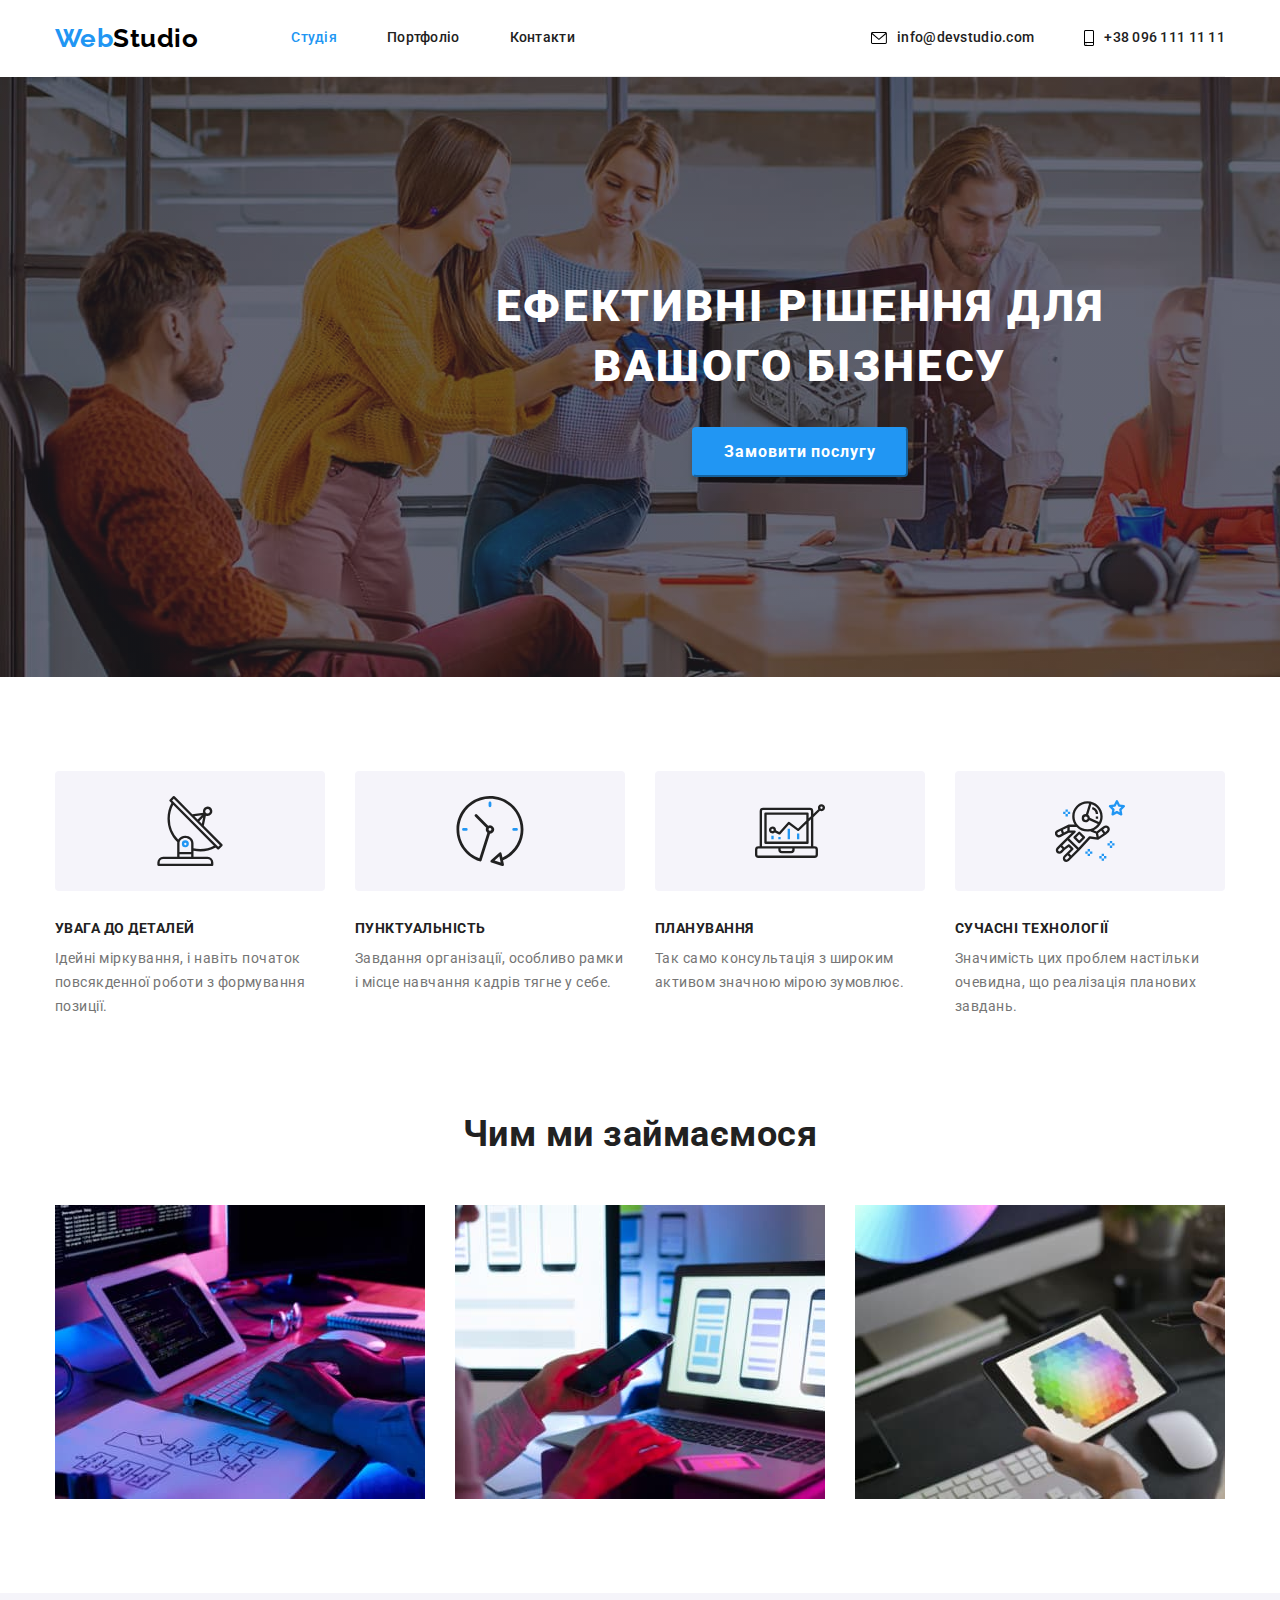
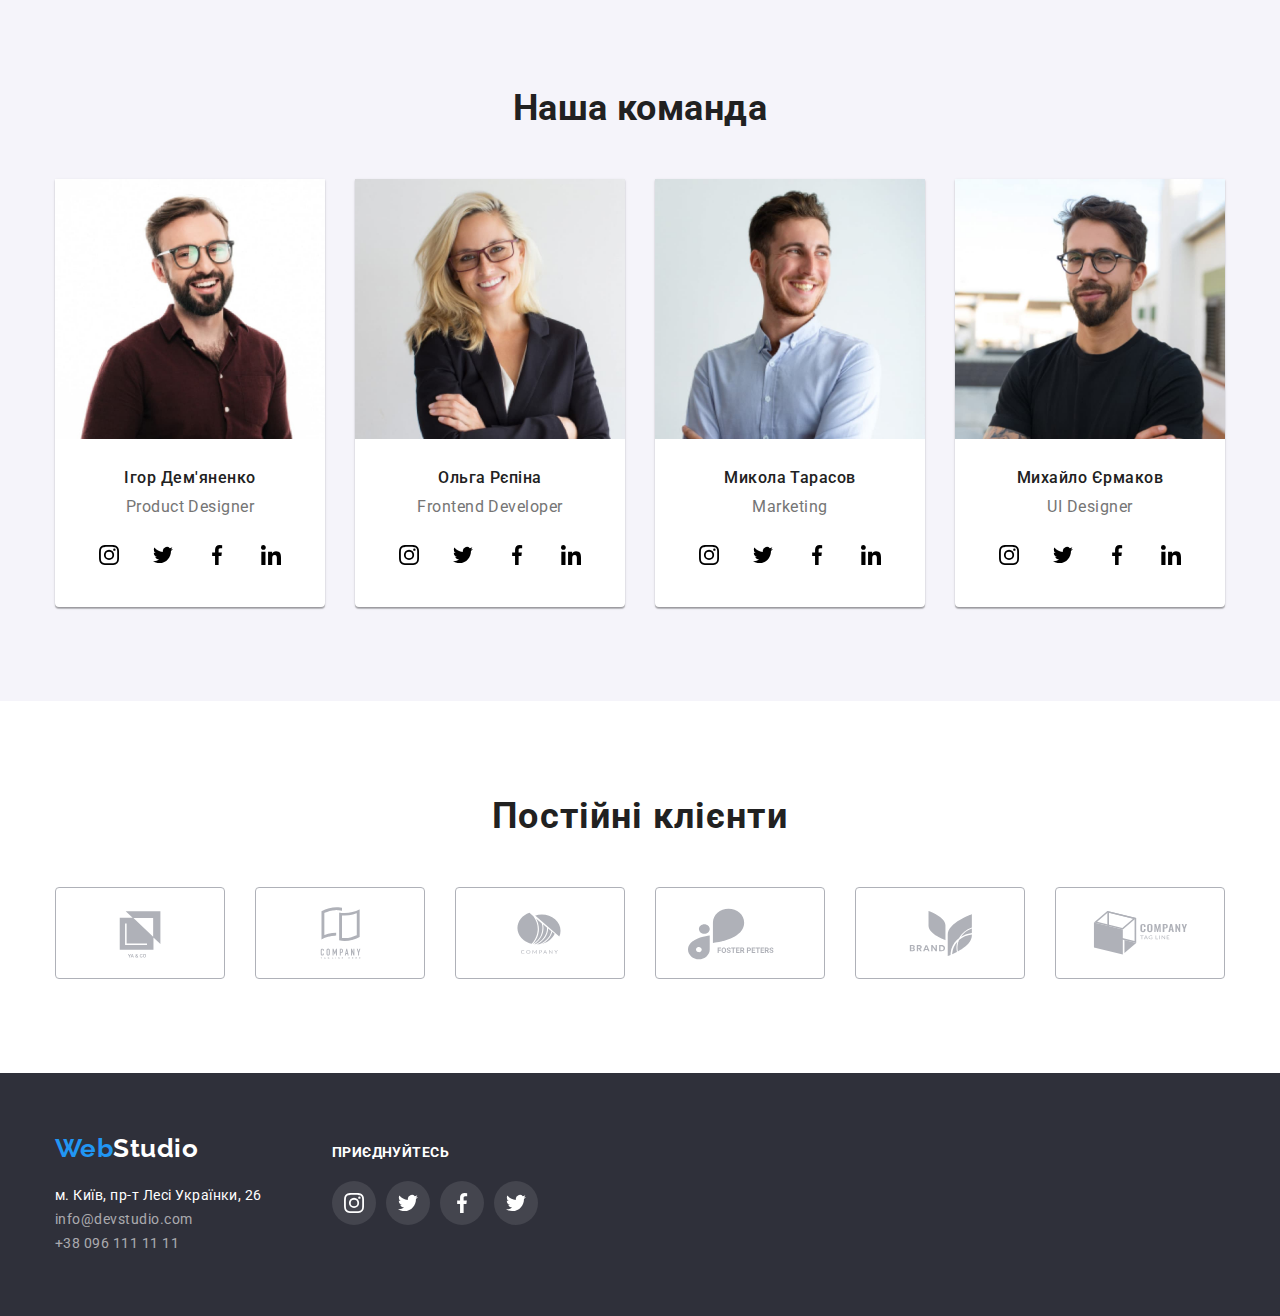
<file: index.html>
<!DOCTYPE html>
<html lang="uk">
  <head>
    <meta charset="UTF-8" />
    <meta http-equiv="X-UA-Compatible" content="IE=edge" />
    <meta name="viewport" content="width=device-width, initial-scale=1.0" />
    <title>WebStudio</title>
    <link rel="preconnect" href="https://fonts.googleapis.com" />
    <link rel="preconnect" href="https://fonts.gstatic.com" crossorigin />
    <link
      href="https://fonts.googleapis.com/css2?family=Raleway:wght@700&family=Roboto:wght@400;500;700;900&display=swap"
      rel="stylesheet"
    />
    <link
      rel="stylesheet"
      href="https://cdnjs.cloudflare.com/ajax/libs/modern-normalize/1.1.0/modern-normalize.min.css"
    />
    <link rel="stylesheet" href="./css/styles.css" />
  </head>
  <body>
    <header>
      <div class="container">
        <nav class="main-nav">
          <a href="./index.html" class="logo"> <span class="logo-blue">Web</span>Studio </a>
          <ul class="site-nav-list pages">
            <li class="item"><a href="" class="link current">Студія</a></li>
            <li class="item"><a href="./portfolio.html" class="link">Портфоліо</a></li>
            <li class="item"><a href="" class="link">Контакти</a></li>
          </ul>
          <ul class="site-nav-list contacts">
            <li class="item">
                <a href="mailto:info@devstudio.com" class="contact">
                  <svg width="16" height="12" class="header_icon">
                  <use href="./images/icons.svg#icon-envelope"></use></svg>info@devstudio.com</a>
      
            </li>
            <li class="item"><a href="tel:+380961111111" class="contact">
              <svg width="10" height="16" class="header_icon">
                <use href="./images/icons.svg#icon-smartphone"></use></svg>+38 096 111 11 11</a></li>
          </ul>
        </nav>
      </div>
    </header>
    <main>
      <!-- Герой -->
      <section class="hero">
        <div class="container sec-hero">
          <h1 class="hero-title">Ефективні рішення для вашого бізнесу</h1>
          <button type="button" class="button primary">Замовити послугу</button>
        </div>
      </section>

      <section class="sec1">
        <div class="container">
          <h2 class="visually-hidden">Наші переваги</h2>
          <ul class="feature-list">
            <li class="feature-name icon-antenna">
              <div class="thumb">
                <svg width="70" height="70" class="feature_icons">
                <use href="./images/icons.svg#icon-antenna"></use>
              </svg>
            </div>
              <h3 class="title">Увага до деталей</h3>
              <p>Ідейні міркування, і навіть початок повсякденної роботи з формування позиції.</p>
            </li>
            <li class="feature-name icon-clock">
              <div class="thumb">
                <svg width="70" height="70" class="feature_icons">
                  <use href="./images/icons.svg#icon-clock"></use>
                </svg>
              </div>
              <h3 class="title">Пунктуальність</h3>
              <p>Завдання організації, особливо рамки і місце навчання кадрів тягне у себе.</p>
            </li>
            <li class="feature-name icon-diagram">
              <div class="thumb">
                <svg width="70" height="70" class="feature_icons">
                  <use href="./images/icons.svg#icon-diagram"></use>
                </svg>
              </div>
              <h3 class="title">Планування</h3>
              <p>Так само консультація з широким активом значною мірою зумовлює.</p>
            </li>
            <li class="feature-name icon-astronaut">
              <div class="thumb">
                <svg width="70" height="70" class="feature_icons">
                  <use href="./images/icons.svg#icon-astronaut"></use>
                </svg>
              </div>
              <h3 class="title">Сучасні технології</h3>
              <p>Значимість цих проблем настільки очевидна, що реалізація планових завдань.</p>
            </li>
          </ul>
        </div>
      </section>

      <section class="sec2">
        <div class="container">
          <h2 class="section-work">Чим ми займаємося</h2>
          <ul class="work-list">
            <li class="work-item">
              <img
                src="./images/our_work_1.jpg"
                alt="Планування архітектури проекту"
                width="370"
                height="294"
              />
            </li>
            <li class="work-item">
              <img src="./images/our_work_2.jpg" alt="Розробка дизайну" width="370" height="294" />
            </li>
            <li class="work-item">
              <img
                src="./images/our_work_3.jpg"
                alt="Підбір найкращих колірних рішень"
                width="370"
                height="294"
              />
            </li>
          </ul>
        </div>
      </section>

      <section class="sec3">
        <div class="container">
          <h2 class="section-team">Наша команда</h2>
          <ul class="section-team-list">
            <li class="person">
              <img
                src="./images/team_card_1.jpg"
                alt="Фото Ігор Дем'яненко"
                width="270"
                height="260"
              />
              <div class="person-content">
                <h3 class="title">Ігор Дем'яненко</h3>
                <p class="profession">Product Designer</p>
                <ul class="person-soc-list">
                  <li class="person-soc-items">
                    <a href="#" class="person-soc-link link">
                      <svg width="20" height="20" class="soc_icons">
                        <use href="./images/icons.svg#icon-instagram"></use>
                      </svg>
                    </a>
                  </li>
                  <li class="person-soc-items">
                    <a href="#" class="person-soc-link link">
                      <svg width="20" height="20" class="soc_icons">
                        <use href="./images/icons.svg#icon-twitter"></use></svg>
                      </a>
                  </li>
                  <li class="person-soc-items"><a href="#" class="person-soc-link link">
                    <svg width="20" height="20" class="soc_icons">
                      <use href="./images/icons.svg#icon-facebook"></use></svg>
                  </a></li>
                  <li class="person-soc-items"><a href="#" class="person-soc-link link">
                    <svg width="20" height="20" class="soc_icons">
                      <use href="./images/icons.svg#icon-linkedin"></use></svg>
                  </a></li>
                </ul>
              </div>
            </li>
            <li class="person">
              <img
                src="./images/team_card_2.jpg"
                alt="Фото Ольга Рєпіна"
                width="270"
                height="260"
              />
              <div class="person-content">
                <h3 class="title">Ольга Рєпіна</h3>
                <p class="profession">Frontend Developer</p>
                <ul class="person-soc-list">
                  <li class="person-soc-items">
                    <a href="#" class="person-soc-link link">
                      <svg width="20" height="20" class="soc_icons">
                        <use href="./images/icons.svg#icon-instagram"></use>
                      </svg>
                    </a>
                  </li>
                  <li class="person-soc-items">
                    <a href="#" class="person-soc-link link">
                      <svg width="20" height="20" class="soc_icons">
                        <use href="./images/icons.svg#icon-twitter"></use></svg>
                      </a>
                  </li>
                  <li class="person-soc-items"><a href="#" class="person-soc-link link">
                    <svg width="20" height="20" class="soc_icons">
                      <use href="./images/icons.svg#icon-facebook"></use></svg>
                  </a></li>
                  <li class="person-soc-items"><a href="#" class="person-soc-link link">
                    <svg width="20" height="20" class="soc_icons">
                      <use href="./images/icons.svg#icon-linkedin"></use></svg>
                  </a></li>
                </ul>
              </div>
            </li>
            <li class="person">
              <img
                src="./images/team_card_3.jpg"
                alt="Фото Микола Тарасов"
                width="270"
                height="260"
              />
              <div class="person-content">
                <h3 class="title">Микола Тарасов</h3>
                <p class="profession">Marketing</p>
                <ul class="person-soc-list">
                  <li class="person-soc-items">
                    <a href="#" class="person-soc-link link">
                      <svg width="20" height="20" class="soc_icons">
                        <use href="./images/icons.svg#icon-instagram"></use>
                      </svg>
                    </a>
                  </li>
                  <li class="person-soc-items">
                    <a href="#" class="person-soc-link link">
                      <svg width="20" height="20" class="soc_icons">
                        <use href="./images/icons.svg#icon-twitter"></use></svg>
                      </a>
                  </li>
                  <li class="person-soc-items"><a href="#" class="person-soc-link link">
                    <svg width="20" height="20" class="soc_icons">
                      <use href="./images/icons.svg#icon-facebook"></use></svg>
                  </a></li>
                  <li class="person-soc-items"><a href="#" class="person-soc-link link">
                    <svg width="20" height="20" class="soc_icons">
                      <use href="./images/icons.svg#icon-linkedin"></use></svg>
                  </a></li>
                </ul>
              </div>
            </li>
            <li class="person">
              <img
                src="./images/team_card_4.jpg"
                alt="Фото Михайло Єрмаков"
                width="270"
                height="260"
              />
              <div class="person-content">
                <h3 class="title">Михайло Єрмаков</h3>
                <p class="profession">UI Designer</p>
                <ul class="person-soc-list">
                  <li class="person-soc-items">
                    <a href="#" class="person-soc-link link">
                      <svg width="20" height="20" class="soc_icons">
                        <use href="./images/icons.svg#icon-instagram"></use>
                      </svg>
                    </a>
                  </li>
                  <li class="person-soc-items">
                    <a href="#" class="person-soc-link link">
                      <svg width="20" height="20" class="soc_icons">
                        <use href="./images/icons.svg#icon-twitter"></use></svg>
                      </a>
                  </li>
                  <li class="person-soc-items"><a href="#" class="person-soc-link link">
                    <svg width="20" height="20" class="soc_icons">
                      <use href="./images/icons.svg#icon-facebook"></use></svg>
                  </a></li>
                  <li class="person-soc-items"><a href="#" class="person-soc-link link">
                    <svg width="20" height="20" class="soc_icons">
                      <use href="./images/icons.svg#icon-linkedin"></use></svg>
                  </a></li>
                </ul>
              </div>
            </li>
          </ul>
        </div>
      </section>
      <section class="sec-customers">
        <div class="container">
          <h2 class="customers-title">Постійні клієнти</h2>
          <ul class="customers-list">
            <li class="customers-item">
              <a href="" class="customers-item-box">
                <svg width="106" height="60" class="customers_icons">
                  <use href="./images/icons.svg#icon-logo1"></use></svg>
              </a>
            </li>
            <li class="customers-item">
              <a href="" class="customers-item-box">
                <svg width="106" height="60" class="customers_icons">
                  <use href="./images/icons.svg#icon-logo2"></use></svg>
              </a>
            </li>
            <li class="customers-item">
              <a href="" class="customers-item-box">
                <svg width="106" height="60" class="customers_icons">
                  <use href="./images/icons.svg#icon-logo3"></use></svg>
              </a>
            </li>
            <li class="customers-item">
              <a href="" class="customers-item-box">
                <svg width="106" height="60" class="customers_icons">
                  <use href="./images/icons.svg#icon-logo4"></use></svg>
              </a>
            </li>
            <li class="customers-item">
              <a href="" class="customers-item-box">
                <svg width="106" height="60" class="customers_icons">
                  <use href="./images/icons.svg#icon-logo5"></use></svg>
              </a>
            </li>
            <li class="customers-item">
              <a href="" class="customers-item-box">
                <svg width="106" height="60" class="customers_icons">
                  <use href="./images/icons.svg#icon-logo6"></use></svg>
              </a>
            </li>
      
          </ul>
        </div>
      </section>
    </main>
    <footer>
      <section class="footer-section-address">
        <div class="container container-footer">
          <div class="address-footer">
            <a href="./index.html" class="footer-logo">
              <span class="footer-logo-blue">Web</span>Studio
            </a>
            <address>
              <ul class="footer-address-list">
                <li>
                  <a
                    href="https://goo.gl/maps/oqx8ePhRrZRqefAk6"
                    target="_blank"
                    rel="noopener noreferrer nofollow"
                    class="footer-address-link"
                  >
                    м. Київ, пр-т Лесі Українки, 26
                  </a>
                </li>
                <li>
                  <a href="mailto:info@devstudio.com" class="footer-contacts">info@devstudio.com</a>
                </li>
                <li><a href="tel:+380961111111" class="footer-contacts">+38 096 111 11 11</a></li>
              </ul>
            </address>
          </div>
          <div class="join">
            <h3 class="join-title">приєднуйтесь</h3>
            <ul class="join-list">
              <li class="join-item"><a href="" class="join-button">
                <svg width="20" height="20" class="join-link">
                  <use href="./images/icons.svg#icon-instagram"></use>
                </svg>
              </a></li>
              <li class="join-item"><a href="" class="join-button">
                <svg width="20" height="20" class="join-link">
                  <use href="./images/icons.svg#icon-twitter"></use>
                </svg>
              </a></li>
              <li class="join-item"><a href="" class="join-button">
                <svg width="20" height="20" class="join-link">
                  <use href="./images/icons.svg#icon-facebook"></use>
                </svg>
              </a></li>
              <li class="join-item"><a href="" class="join-button">
                <svg width="20" height="20" class="join-link">
                  <use href="./images/icons.svg#icon-twitter"></use>
                </svg>
              </a></li>
            </ul>
        </div>
      </section>
    </footer>
  </body>
</html>
</file>
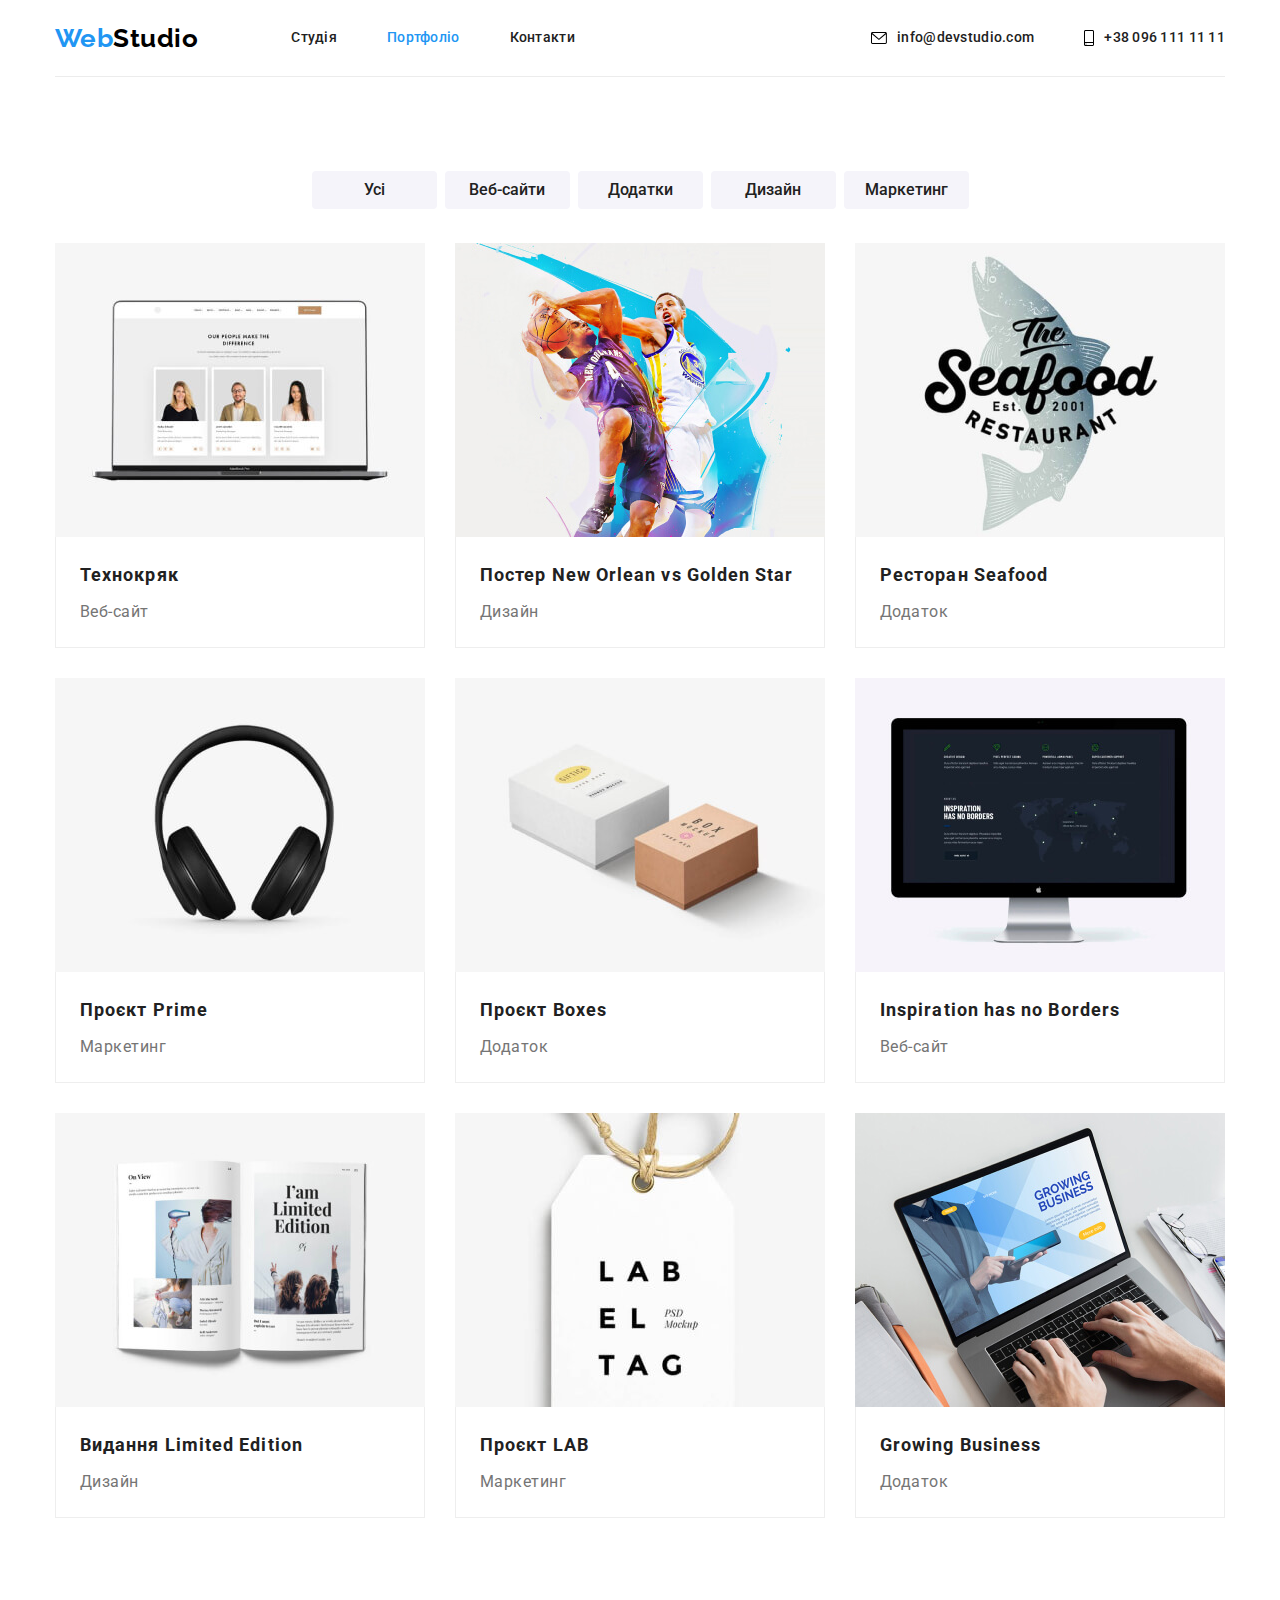
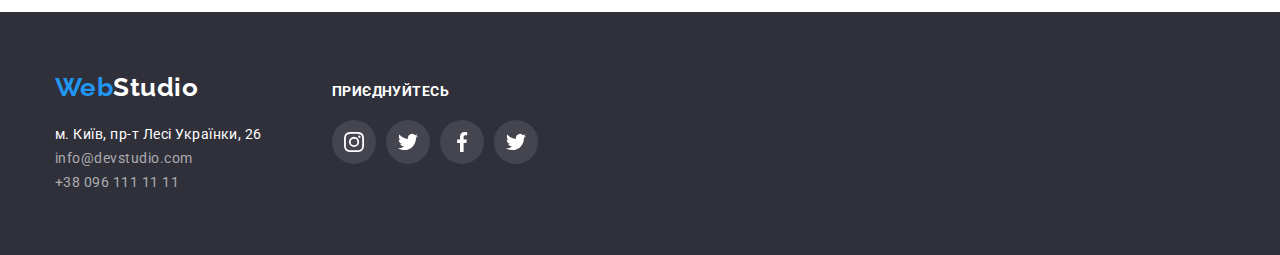
<file: portfolio.html>
<!DOCTYPE html>
<html lang="uk">
  <head>
    <meta charset="UTF-8" />
    <meta http-equiv="X-UA-Compatible" content="IE=edge" />
    <meta name="viewport" content="width=device-width, initial-scale=1.0" />
    <title>Portfolio</title>
    <link rel="preconnect" href="https://fonts.googleapis.com" />
    <link rel="preconnect" href="https://fonts.gstatic.com" crossorigin />
    <link
      href="https://fonts.googleapis.com/css2?family=Raleway:wght@700&family=Roboto:wght@400;500;700;900&display=swap"
      rel="stylesheet"
    />
    <link
      rel="stylesheet"
      href="https://cdnjs.cloudflare.com/ajax/libs/modern-normalize/1.1.0/modern-normalize.min.css"
    />
    <link rel="stylesheet" href="./css/styles.css" />
  </head>
  <body>
    <header>
      <div class="container">
        <nav class="main-nav">
          <a href="./index.html" class="logo"> <span class="logo-blue">Web</span>Studio </a>
          <ul class="site-nav-list pages">
            <li class="item"><a href="./index.html" class="link">Студія</a></li>
            <li class="item"><a href="./portfolio.html" class="link current">Портфоліо</a></li>
            <li class="item"><a href="" class="link">Контакти</a></li>
          </ul>
          <ul class="site-nav-list contacts">
            <li class="item">
              <a href="mailto:info@devstudio.com" class="contact">
                <svg width="16" height="12" class="header_icon">
                  <use href="./images/icons.svg#icon-envelope"></use></svg>info@devstudio.com</a
              >
            </li>
            <li class="item">
              <a href="tel:+380961111111" class="contact">
                <svg width="10" height="16" class="header_icon">
                  <use href="./images/icons.svg#icon-smartphone"></use></svg>+38 096 111 11 11</a>
            </li>
          </ul>
        </nav>
      </div>
    </header>

    <main>
      <section>
        <div class="container sec-works">
          <h1 class="visually-hidden">Страница портфолио</h1>
          <ul class="button-list">
            <li class="button-menu"><button type="button" class="button-function">Усі</button></li>
            <li class="button-menu">
              <button type="button" class="button-function">Веб-сайти</button>
            </li>
            <li class="button-menu">
              <button type="button" class="button-function">Додатки</button>
            </li>
            <li class="button-menu">
              <button type="button" class="button-function">Дизайн</button>
            </li>
            <li class="button-menu">
              <button type="button" class="button-function">Маркетинг</button>
            </li>
          </ul>
          <ul class="gallery-list">
            <li class="item">
              <a href="" class="gallery-list-link"
                ><img src="./images/gallery1.jpg" alt="Технокряк" width="370" />
                <div class="gallery-list-content">
                  <h2 class="gallery-list-title">Технокряк</h2>
                  <p class="gallery-list-text">Веб-сайт</p>
                </div>
              </a>
            </li>
            <li class="item">
              <a href="" class="gallery-list-link"
                ><img
                  src="./images/gallery2.jpg"
                  alt="Постер New Orlean vs Golden Star"
                  width="370"
                />
                <div class="gallery-list-content">
                  <h2 class="gallery-list-title">Постер New Orlean vs Golden Star</h2>
                  <p class="gallery-list-text">Дизайн</p>
                </div></a
              >
            </li>
            <li class="item">
              <a href="" class="gallery-list-link"
                ><img src="./images/gallery3.jpg" alt="Ресторан Seafood" width="370" />
                <div class="gallery-list-content">
                  <h2 class="gallery-list-title">Ресторан Seafood</h2>
                  <p class="gallery-list-text">Додаток</p>
                </div></a
              >
            </li>
            <li class="item">
              <a href="" class="gallery-list-link"
                ><img src="./images/gallery4.jpg" alt="Проєкт Prime" width="370" />
                <div class="gallery-list-content">
                  <h2 class="gallery-list-title">Проєкт Prime</h2>
                  <p class="gallery-list-text">Маркетинг</p>
                </div></a
              >
            </li>
            <li class="item">
              <a href="" class="gallery-list-link"
                ><img src="./images/gallery5.jpg" alt="Проєкт Boxes" width="370" />
                <div class="gallery-list-content">
                  <h2 class="gallery-list-title">Проєкт Boxes</h2>
                  <p class="gallery-list-text">Додаток</p>
                </div></a>
            </li>
            <li class="item">
              <a href="" class="gallery-list-link"
                ><img src="./images/gallery6.jpg" alt="" width="370" />
                <div class="gallery-list-content">
                  <h2 class="gallery-list-title">Inspiration has no Borders</h2>
                  <p class="gallery-list-text">Веб-сайт</p>
                </div></a>
            </li>
            <li class="item">
              <a href="" class="gallery-list-link"
                ><img src="./images/gallery7.jpg" alt="Видання Limited Edition" width="370" />
                <div class="gallery-list-content">
                  <h2 class="gallery-list-title">Видання Limited Edition</h2>
                  <p class="gallery-list-text">Дизайн</p>
                </div></a
              >
            </li>
            <li class="item">
              <a href="" class="gallery-list-link"
                ><img src="./images/gallery8.jpg" alt="Проєкт LAB" width="370" />
                <div class="gallery-list-content">
                  <h2 class="gallery-list-title">Проєкт LAB</h2>
                  <p class="gallery-list-text">Маркетинг</p>
                </div></a
              >
            </li>
            <li class="item">
              <a href="" class="gallery-list-link"
                ><img src="./images/gallery9.jpg" alt="" width="370" />
                <div class="gallery-list-content">
                  <h2 class="gallery-list-title">Growing Business</h2>
                  <p class="gallery-list-text">Додаток</p>
                </div></a
              >
            </li>
          </ul>
        </div>
      </section>
    </main>
    <footer>
      <section class="footer-section-address">
        <div class="container container-footer">
          <div class="address-footer">
            <a href="./index.html" class="footer-logo">
              <span class="footer-logo-blue">Web</span>Studio
            </a>
            <address>
              <ul class="footer-address-list">
                <li>
                  <a
                    href="https://goo.gl/maps/oqx8ePhRrZRqefAk6"
                    target="_blank"
                    rel="noopener noreferrer nofollow"
                    class="footer-address-link"
                  >
                    м. Київ, пр-т Лесі Українки, 26
                  </a>
                </li>
                <li>
                  <a href="mailto:info@devstudio.com" class="footer-contacts">info@devstudio.com</a>
                </li>
                <li><a href="tel:+380961111111" class="footer-contacts">+38 096 111 11 11</a></li>
              </ul>
            </address>
          </div>
          <div class="join">
            <h3 class="join-title">приєднуйтесь</h3>
            <ul class="join-list">
              <li class="join-item"><a href="" class="join-button">
                <svg width="20" height="20" class="join-link">
                  <use href="./images/icons.svg#icon-instagram"></use>
                </svg>
              </a></li>
              <li class="join-item"><a href="" class="join-button">
                <svg width="20" height="20" class="join-link">
                  <use href="./images/icons.svg#icon-twitter"></use>
                </svg>
              </a></li>
              <li class="join-item"><a href="" class="join-button">
                <svg width="20" height="20" class="join-link">
                  <use href="./images/icons.svg#icon-facebook"></use>
                </svg>
              </a></li>
              <li class="join-item"><a href="" class="join-button">
                <svg width="20" height="20" class="join-link">
                  <use href="./images/icons.svg#icon-twitter"></use>
                </svg>
              </a></li>
            </ul>
          </div>
        </div>
      </section>
    </footer>
  </body>
</html>
</file>
<file: css/styles.css>
:root {
  --primary-text-color: #212121;
  --title-text-color: #757575;
  --accent-color: #2196f3;
  --primary-white-color: #ffffff;
}

body {
  background-color: var(--primary-white-color);
  color: var(--primary-text-color);
  font-family: Roboto, sans-serif;
  letter-spacing: 0.03em;
}

h1,
h2,
h3,
h4,
h5,
h6,
p {
  margin: 0;
}

ul {
  margin: 0;
  padding: 0;
  list-style: none;
}

button {
  cursor: pointer;
}

img {
  display: block;
  max-width: 100%;
  height: auto;
}

.container {
  width: 1200px;
  margin: 0 auto;
  padding: 0 15px;
}

.link {
  text-decoration: none;
}

/* ------Utilitarian classes------ */

.visually-hidden {
  position: absolute;
  width: 1px;
  height: 1px;
  margin: -1px;
  border: 0;
  padding: 0;
  white-space: nowrap;
  overflow: hidden;
}
/*  Header: */

/* Logo */

.logo {
  color: #000000;
  font-family: Raleway, sans-serif;
  font-weight: 700;
  font-size: 26px;
  line-height: 1.19;
  text-decoration: none;
}

.logo:hover {
  color: var(--accent-color);
}

.logo-blue {
  color: var(--accent-color);
}

.logo-blue:hover {
  color: #000000;
}

/* Навигация по сайту */

.main-nav {
  display: flex;
  align-items: center;
  border-bottom: 1px solid #ececec;
}

.site-nav-list {
  display: flex;
  list-style: none;
}

/* .site-nav-list .item {
  margin-right: 50px;
}

.site-nav-list .item:last-child {
  margin-right: 0;
} */

.site-nav-list .item + .item {
  margin-left: 50px;
}

/* .site-nav-list .item:not(:last-child) {
  margin-right: 50px;
} */

.site-nav-list.pages {
  margin-left: 93px;
}

.site-nav-list.contacts {
  margin-left: auto;
}

.site-nav-list .link,
.contact {
  display: inline-flex;
  align-items: center;
  padding-top: 30px;
  padding-bottom: 30px;
  color: var(--primary-text-color);
  font-weight: 500;
  font-size: 14px;
  line-height: 1.14;
  letter-spacing: 0.02em;
  text-decoration: none;
}

.site-nav-list .link:hover,
.site-nav-list .link:focus,
.contact:hover,
.contact:focus {
  color: var(--accent-color);
  fill: var(--accent-color);
}

.site-nav-list .link.current {
  color: var(--accent-color);
}

.header_icon {
  margin-right: 10px;
}

/* End of header. */

/* main: */

.hero {
  text-align: center;
}

.container.sec-hero {
  display: flex;
  flex-direction: column;
  align-items: center;

  padding-top: 200px;
  padding-bottom: 200px;

  height: 600px;
  width: 1600px;
  margin-left: auto;
  margin-right: auto;
  background-image: linear-gradient(to right, rgba(47, 48, 58, 0.4), rgba(47, 48, 58, 0.4)),
    url(../images/hero.jpg);
  background-repeat: no-repeat;
  background-size: cover;
  background-position: center;

  background-color: #2f303a;
}

.hero-title {
  color: #ffffff;
  font-weight: 900;
  font-size: 44px;
  line-height: 1.36;
  font-family: inherit;
  letter-spacing: 0.06em;
  text-transform: uppercase;
  text-align: center;
  width: 696px;
  margin-bottom: 30px;
}

.button.primary {
  color: #ffffff;
  background-color: var(--accent-color);
  font-family: inherit;
  font-weight: 700;
  font-size: 16px;
  line-height: 1.88;
  letter-spacing: 0.06em;

  width: 216px;
  height: 50px;
  box-shadow: 0px 4px 4px rgba(0, 0, 0, 0.15);
  border-radius: 4px;
  border-color: var(--accent-color);
}

.sec1 {
  padding-top: 94px;
  padding-bottom: 94px;
}
.feature-list {
  display: flex;
  list-style: none;
}

.feature-list .feature-name:not(:last-child) {
  margin-right: 30px;
}

.feature-name .thumb {
  display: flex;
  justify-content: center;
  align-items: center;
  width: 270px;
  content: '';
  height: 120px;
  background-color: #f5f4fa;
  border-radius: 4px;
  margin-bottom: 30px;

  /* background-size: contain;
  background-repeat: no-repeat;
  background-position: center;*/
}
/* 
.feature-name.icon-antenna::before {
  background-image: url(../images/antenna_1.svg);
}

.feature-name.icon-clock::before {
  background-image: url(../images/clock_2.svg);
}

.feature-name.icon-diagram::before {
  background-image: url(../images/diagram_3.svg);
}

.feature-name.icon-astronaut::before {
  background-image: url(../images/astronaut_4.svg);
} */

.feature-list .title {
  color: var(--primary-text-color);
  font-weight: 700;
  font-size: 14px;
  line-height: 1.14;
  text-transform: uppercase;

  margin-bottom: 10px;
}

.feature-list p {
  color: var(--title-text-color);
  font-size: 14px;
  line-height: 1.71;
}

.sec2 {
  padding-bottom: 94px;
}
.section-work {
  color: var(--primary-text-color);
  font-weight: 700;
  font-size: 36px;
  line-height: 1.17;
  text-align: center;
  padding-bottom: 50px;
}

.work-list {
  display: flex;
  list-style: none;
}

.work-list .work-item:not(:last-child) {
  margin-right: 30px;
}

.sec3 {
  background-color: #f5f4fa;
  padding-top: 94px;
  padding-bottom: 94px;
}

.section-team {
  color: var(--primary-text-color);
  font-weight: 700;
  font-size: 36px;
  line-height: 1.17;
  text-align: center;

  margin-bottom: 50px;
}

.section-team-list {
  display: flex;
  list-style: none;
}

.section-team-list .person {
  width: 270px;

  background-color: #ffffff;
  box-shadow: 0px 1px 3px rgba(0, 0, 0, 0.12), 0px 1px 1px rgba(0, 0, 0, 0.14),
    0px 2px 1px rgba(0, 0, 0, 0.2);
  border-radius: 0px 0px 4px 4px;
}

.section-team-list .person + .person {
  margin-left: 30px;
}

.person-content {
  display: flex;
  flex-direction: column;

  padding: 30px;
}

.section-team-list .title {
  color: var(--primary-text-color);
  font-weight: 500;
  font-size: 16px;
  line-height: 1.18;
  text-align: center;
  margin-bottom: 10px;
}

.section-team-list .profession {
  color: var(--title-text-color);
  font-size: 16px;
  line-height: 1.18;
  text-align: center;
  margin-bottom: 16px;
}

.person-soc-list {
  display: flex;
  justify-content: center;
  align-items: center;
}

.person-soc-items {
  width: 44px;
  height: 44px;
}

.person-soc-items:not(:last-child) {
  margin-right: 10px;
}

.person-soc-link {
  width: 100%;
  height: 100%;
  display: flex;
  border-radius: 50%;

  justify-content: center;
  align-items: center;
}

.person-soc-link:hover,
.person-soc-link:focus {
  background-color: var(--accent-color);
  fill: #ffffff;
}

.sec-customers {
  padding-top: 94px;
  padding-bottom: 94px;
}

.customers-title {
  font-weight: 700;
  font-size: 36px;
  line-height: 1.17;
  text-align: center;
  letter-spacing: 0.03em;
  margin-bottom: 50px;
}

.customers-list {
  display: flex;
  align-items: center;
}

.customers-item:not(:last-child) {
  margin-right: 30px;
}

.customers-item-box {
  display: block;
  align-items: center;
  justify-content: center;
  width: 170px;
  height: 92px;
  left: 615px;
  top: 2490px;

  border: 1px solid #afb1b8;
  border-radius: 4px;

  fill: #afb1b8;
}

.customers-item-box:hover,
.customers-item-box:focus {
  border-color: var(--accent-color);
  fill: var(--accent-color);
}

.customers_icons {
  margin: 16px 32px;
}

/* end of main. */

/* footer: */

.footer-section-address {
  background-color: #2f303a;
}

.container-footer {
  display: flex;
}

.footer-logo {
  color: #ffffff;
  font-family: 'Raleway';
  font-style: normal;
  font-weight: 700;
  font-size: 26px;
  line-height: 1.19;
  text-decoration: none;

  display: block;
  padding-top: 60px;
  padding-bottom: 20px;
}

.footer-logo-blue {
  color: var(--accent-color);
}

.footer-address-list {
  list-style: none;
  font-size: 14px;
  line-height: 1.71;
  font-style: normal;

  padding-bottom: 60px;
}

.footer-address-link {
  color: #ffffff;
  font-size: 14px;
  line-height: 1.71;
  text-decoration: none;
}

.footer-address-link:hover,
.footer-address-link:focus {
  color: var(--accent-color);
}

.footer-contacts {
  color: rgba(255, 255, 255, 0.6);
  font-size: 14px;
  line-height: 1.71;
  text-decoration: none;
}

.footer-contacts:hover,
.footer-contacts:focus {
  color: var(--accent-color);
}

.join {
  margin-top: 72px;
  margin-left: 70px;
}

.join-title {
  font-weight: 700;
  font-size: 14px;
  line-height: 1.14;
  letter-spacing: 0.03em;
  text-transform: uppercase;
  color: #ffffff;

  margin-bottom: 20px;
}
.join-list {
  display: flex;
  justify-content: center;
}
.join-item {
}
.join-button {
  padding: 0;
  border: none;
  width: 44px;
  height: 44px;
  border-radius: 50%;
  margin-right: 10px;
  background: rgba(255, 255, 255, 0.1);
  display: inline-flex;
  justify-content: center;
  align-items: center;
}

.join-button:hover,
.join-button:focus {
  background: var(--accent-color);
  fill: var(--primary-white-color);
}

.join-link {
  background-position: center;
  fill: var(--primary-white-color);
  margin: 0;
  padding: 0;
}

/* классы для portfolio.html */

.container.sec-works {
  background-color: #ffffff;
  padding-top: 94px;
  padding-bottom: 94px;
}

.button-list {
  display: flex;
  list-style: none;
  justify-content: center;

  margin-bottom: 34px;
}

.button-menu:not(:last-child) {
  margin-right: 8px;
}

.button-function {
  color: #212121;
  background-color: #f5f4fa;
  font-family: inherit;
  font-weight: 500;
  font-size: 16px;
  line-height: 1.62;
  text-align: center;

  width: 125px;
  height: 38px;
  border-radius: 4px;
  border: 2px solid transparent;
}

.button-function:hover,
.button-function:focus {
  color: #ffffff;
  background-color: #2196f3;
  box-shadow: 0px 3px 1px rgba(0, 0, 0, 0.1), 0px 1px 2px rgba(0, 0, 0, 0.08),
    0px 2px 2px rgba(0, 0, 0, 0.12);
  border-radius: 4px;
}

.gallery-list {
  display: flex;
  flex-wrap: wrap;
  list-style: none;
}

.gallery-list .item {
  flex-basis: calc((100% - 60px) / 3);
  margin-right: 30px;
  margin-bottom: 30px;
}

.gallery-list .item:nth-child(3n) {
  margin-right: 0;
}

.gallery-list .item:nth-last-child(-n + 3) {
  margin-bottom: 0;
}

.gallery-list .item:hover,
.gallery-list .item:focus {
  border: 1px solid #eeeeee;
  box-shadow: 0px 1px 1px rgba(0, 0, 0, 0.12), 0px 4px 4px rgba(0, 0, 0, 0.06),
    1px 4px 6px rgba(0, 0, 0, 0.16);
}

.gallery-list-link {
  text-decoration: none;
}

.gallery-list-content {
  padding: 20px 24px;
  border-left: 1px solid #eeeeee;
  border-right: 1px solid #eeeeee;
  border-bottom: 1px solid #eeeeee;
}

.gallery-list-title {
  color: var(--primary-text-color);
  font-weight: 700;
  font-size: 18px;
  line-height: 2;
  letter-spacing: 0.06em;

  margin-bottom: 4px;
}

.gallery-list-text {
  color: var(--title-text-color);
  font-size: 16px;
  line-height: 1.88;
}
</file>
